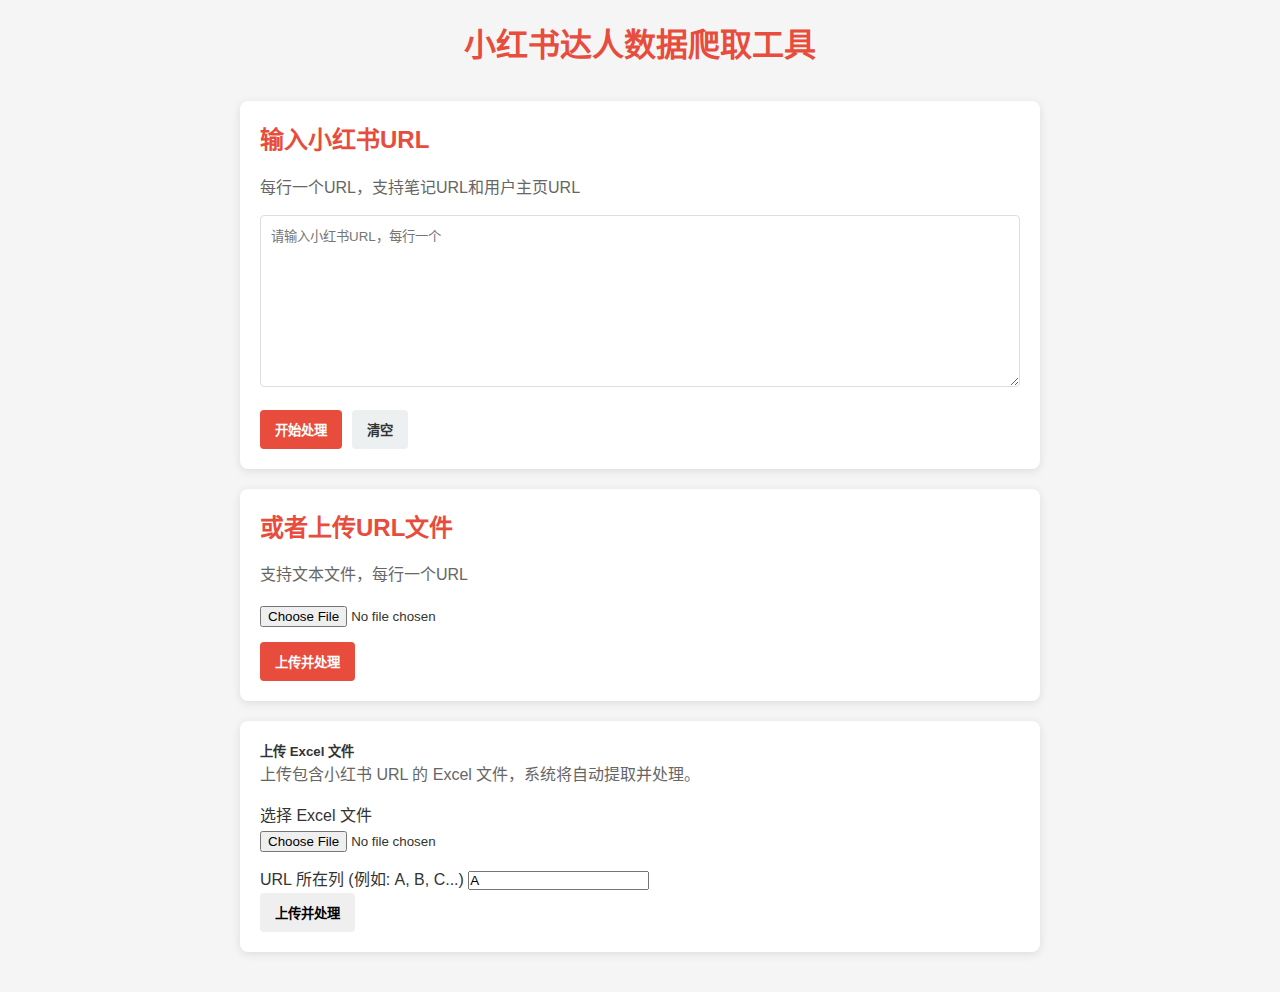
<file: redbook_app/frontend/index.html>
<!DOCTYPE html>
<html lang="zh-CN">
<head>
    <meta charset="UTF-8">
    <meta name="viewport" content="width=device-width, initial-scale=1.0">
    <title>小红书达人数据爬取工具</title>
    <link rel="stylesheet" href="styles.css">
</head>
<body>
    <div class="container">
        <h1>小红书达人数据爬取工具</h1>
        
        <div class="card">
            <h2>输入小红书URL</h2>
            <p>每行一个URL，支持笔记URL和用户主页URL</p>
            <textarea id="urls" rows="10" placeholder="请输入小红书URL，每行一个"></textarea>
            <div class="button-group">
                <button id="processBtn" class="primary-btn">开始处理</button>
                <button id="clearBtn" class="secondary-btn">清空</button>
            </div>
        </div>
        
        <div class="card">
            <h2>或者上传URL文件</h2>
            <p>支持文本文件，每行一个URL</p>
            <input type="file" id="fileUpload" accept=".txt">
            <button id="uploadBtn" class="primary-btn">上传并处理</button>
        </div>
        
        <div class="card mb-4">
            <div class="card-header">
                <h5>上传 Excel 文件</h5>
            </div>
            <div class="card-body">
                <p>上传包含小红书 URL 的 Excel 文件，系统将自动提取并处理。</p>
                <div class="mb-3">
                    <label for="excelUpload" class="form-label">选择 Excel 文件</label>
                    <input type="file" class="form-control" id="excelUpload" accept=".xlsx,.xls">
                </div>
                <div class="mb-3">
                    <label for="columnInput" class="form-label">URL 所在列 (例如: A, B, C...)</label>
                    <input type="text" class="form-control" id="columnInput" placeholder="A" value="A">
                </div>
                <button id="uploadExcelBtn" class="btn btn-primary">上传并处理</button>
            </div>
        </div>
        
        <div class="card" id="statusCard" style="display: none;">
            <h2>处理状态</h2>
            <div id="statusContainer"></div>
            <div id="downloadContainer" style="display: none;">
                <button id="downloadBtn" class="primary-btn">下载结果</button>
            </div>
        </div>
    </div>
    
    <script src="app.js"></script>
</body>
</html>
</file>
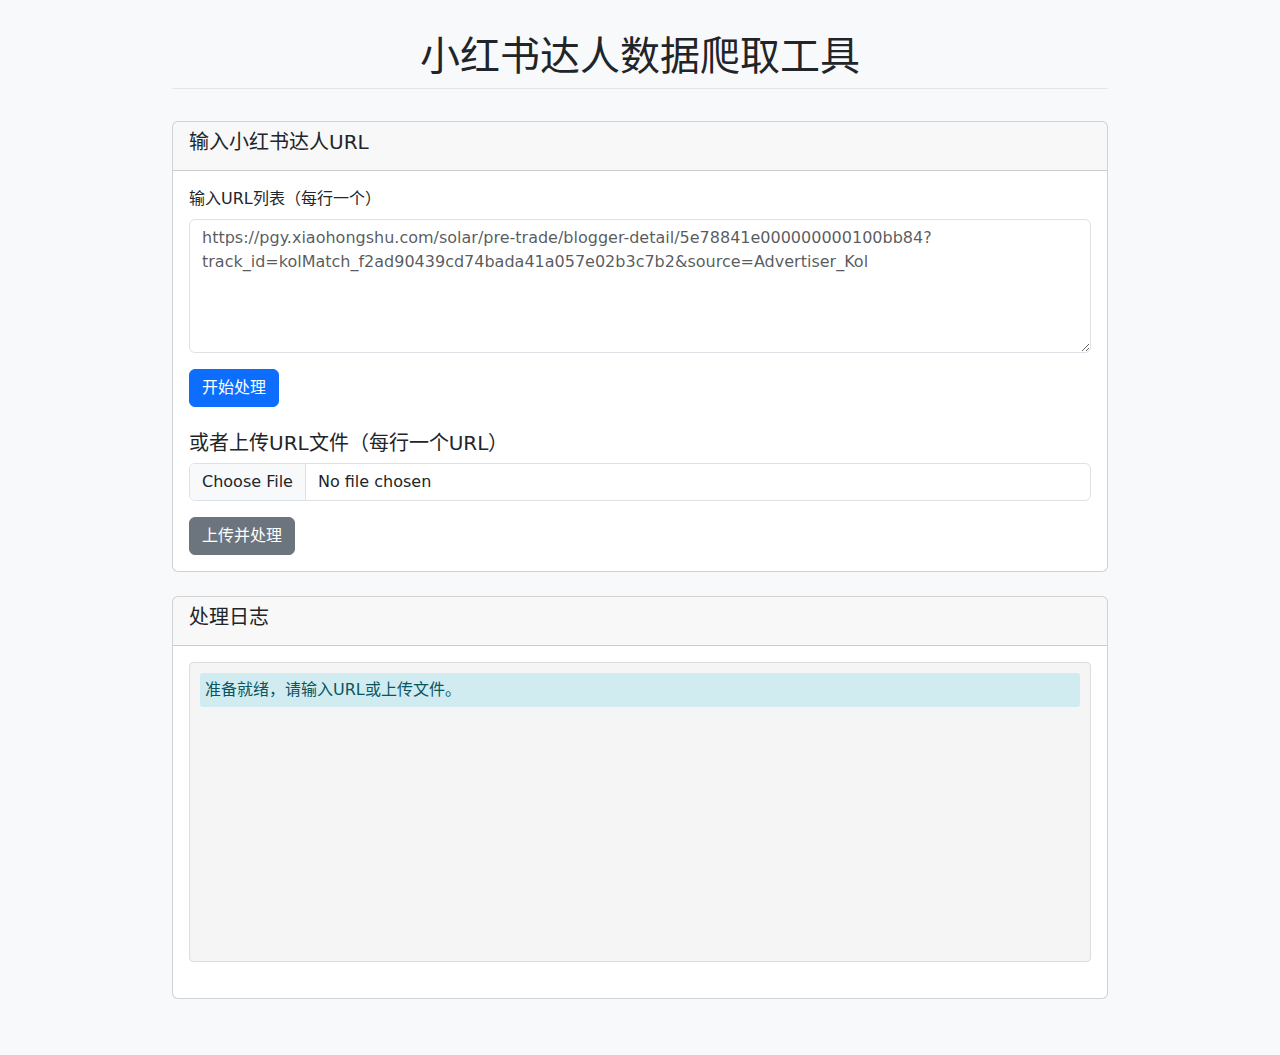
<file: redbook_app/templates/index.html>
<!DOCTYPE html>
<html lang="zh-CN">
<head>
    <meta charset="UTF-8">
    <meta name="viewport" content="width=device-width, initial-scale=1.0">
    <title>小红书达人数据爬取工具</title>
    <link href="https://cdn.jsdelivr.net/npm/bootstrap@5.3.0-alpha1/dist/css/bootstrap.min.css" rel="stylesheet">
    <style>
        body {
            padding-top: 2rem;
            padding-bottom: 2rem;
            background-color: #f8f9fa;
        }
        .container {
            max-width: 960px;
        }
        .header {
            margin-bottom: 2rem;
            border-bottom: 1px solid #e5e5e5;
        }
        .log-container {
            height: 300px;
            overflow-y: auto;
            background-color: #f5f5f5;
            border: 1px solid #ddd;
            border-radius: 4px;
            padding: 10px;
            margin-bottom: 20px;
        }
        .log-entry {
            margin-bottom: 5px;
            padding: 5px;
            border-radius: 3px;
        }
        .log-success {
            background-color: #d4edda;
            color: #155724;
        }
        .log-error {
            background-color: #f8d7da;
            color: #721c24;
        }
        .log-warning {
            background-color: #fff3cd;
            color: #856404;
        }
        .log-info {
            background-color: #d1ecf1;
            color: #0c5460;
        }
        .log-processing {
            background-color: #e2e3e5;
            color: #383d41;
        }
    </style>
</head>
<body>
    <div class="container">
        <div class="header">
            <h1 class="text-center">小红书达人数据爬取工具</h1>
        </div>
        
        <div class="row">
            <div class="col-md-12">
                <div class="card mb-4">
                    <div class="card-header">
                        <h5>输入小红书达人URL</h5>
                    </div>
                    <div class="card-body">
                        <form id="urlForm">
                            <div class="mb-3">
                                <label for="urls" class="form-label">输入URL列表（每行一个）</label>
                                <textarea class="form-control" id="urls" name="urls" rows="5" placeholder="https://pgy.xiaohongshu.com/solar/pre-trade/blogger-detail/5e78841e000000000100bb84?track_id=kolMatch_f2ad90439cd74bada41a057e02b3c7b2&source=Advertiser_Kol"></textarea>
                            </div>
                            <button type="submit" class="btn btn-primary" id="submitBtn">开始处理</button>
                        </form>
                        
                        <div class="mt-4">
                            <h5>或者上传URL文件（每行一个URL）</h5>
                            <form id="fileForm" enctype="multipart/form-data">
                                <div class="mb-3">
                                    <input class="form-control" type="file" id="fileInput" accept=".txt">
                                </div>
                                <button type="submit" class="btn btn-secondary" id="uploadBtn">上传并处理</button>
                            </form>
                        </div>
                    </div>
                </div>
                
                <div class="card mb-4">
                    <div class="card-header">
                        <h5>处理日志</h5>
                    </div>
                    <div class="card-body">
                        <div class="log-container" id="logContainer">
                            <div class="log-entry log-info">准备就绪，请输入URL或上传文件。</div>
                        </div>
                        
                        <div id="downloadContainer" style="display: none;">
                            <a id="downloadLink" href="#" class="btn btn-success">下载Excel结果</a>
                        </div>
                    </div>
                </div>
            </div>
        </div>
    </div>

    <script>
        document.addEventListener('DOMContentLoaded', function() {
            const urlForm = document.getElementById('urlForm');
            const fileForm = document.getElementById('fileForm');
            const logContainer = document.getElementById('logContainer');
            const downloadContainer = document.getElementById('downloadContainer');
            const downloadLink = document.getElementById('downloadLink');
            
            // 处理URL表单提交
            urlForm.addEventListener('submit', async function(e) {
                e.preventDefault();
                
                const urls = document.getElementById('urls').value.trim();
                if (!urls) {
                    addLogEntry('请输入至少一个URL', 'error');
                    return;
                }
                
                // 禁用按钮
                document.getElementById('submitBtn').disabled = true;
                document.getElementById('uploadBtn').disabled = true;
                
                // 清空日志
                logContainer.innerHTML = '';
                downloadContainer.style.display = 'none';
                
                addLogEntry('开始处理URL...', 'info');
                
                try {
                    const response = await fetch('/process', {
                        method: 'POST',
                        headers: {
                            'Content-Type': 'application/x-www-form-urlencoded',
                        },
                        body: new URLSearchParams({
                            'urls': urls
                        })
                    });
                    
                    const data = await response.json();
                    addLogEntry(data.message, 'info');
                    
                    // 开始轮询状态
                    pollStatus();
                } catch (error) {
                    addLogEntry(`处理出错: ${error.message}`, 'error');
                    // 启用按钮
                    document.getElementById('submitBtn').disabled = false;
                    document.getElementById('uploadBtn').disabled = false;
                }
            });
            
            // 处理文件上传
            fileForm.addEventListener('submit', async function(e) {
                e.preventDefault();
                
                const fileInput = document.getElementById('fileInput');
                if (!fileInput.files || fileInput.files.length === 0) {
                    addLogEntry('请选择文件', 'error');
                    return;
                }
                
                // 禁用按钮
                document.getElementById('submitBtn').disabled = true;
                document.getElementById('uploadBtn').disabled = true;
                
                // 清空日志
                logContainer.innerHTML = '';
                downloadContainer.style.display = 'none';
                
                addLogEntry('开始上传文件...', 'info');
                
                const formData = new FormData();
                formData.append('file', fileInput.files[0]);
                
                try {
                    const response = await fetch('/upload', {
                        method: 'POST',
                        body: formData
                    });
                    
                    const data = await response.json();
                    addLogEntry(data.message, 'info');
                    
                    // 开始轮询状态
                    pollStatus();
                } catch (error) {
                    addLogEntry(`上传出错: ${error.message}`, 'error');
                    // 启用按钮
                    document.getElementById('submitBtn').disabled = false;
                    document.getElementById('uploadBtn').disabled = false;
                }
            });
            
            // 轮询处理状态
            async function pollStatus() {
                try {
                    const response = await fetch('/status');
                    const data = await response.json();
                    
                    // 处理状态更新
                    if (data.status && data.status.length > 0) {
                        updateLogEntries(data.status);
                    }
                    
                    // 检查是否有文件可下载
                    if (data.file_path) {
                        downloadLink.href = '/download';
                        downloadContainer.style.display = 'block';
                        
                        // 停止轮询
                        // 启用按钮
                        document.getElementById('submitBtn').disabled = false;
                        document.getElementById('uploadBtn').disabled = false;
                        return;
                    }
                    
                    // 继续轮询
                    setTimeout(pollStatus, 1000);
                } catch (error) {
                    addLogEntry(`获取状态出错: ${error.message}`, 'error');
                    // 启用按钮
                    document.getElementById('submitBtn').disabled = false;
                    document.getElementById('uploadBtn').disabled = false;
                }
            }
            
            // 更新日志条目
            function updateLogEntries(entries) {
                // 获取当前日志条目数
                const currentEntries = logContainer.querySelectorAll('.log-entry').length;
                
                // 只添加新的条目
                if (entries.length > currentEntries) {
                    for (let i = currentEntries; i < entries.length; i++) {
                        addLogEntry(entries[i].message, entries[i].status);
                    }
                    
                    // 滚动到底部
                    logContainer.scrollTop = logContainer.scrollHeight;
                }
            }
            
            // 添加日志条目
            function addLogEntry(message, type) {
                const entry = document.createElement('div');
                entry.className = `log-entry log-${type}`;
                entry.textContent = message;
                logContainer.appendChild(entry);
                logContainer.scrollTop = logContainer.scrollHeight;
            }
        });
    </script>
</body>
</html>
</file>
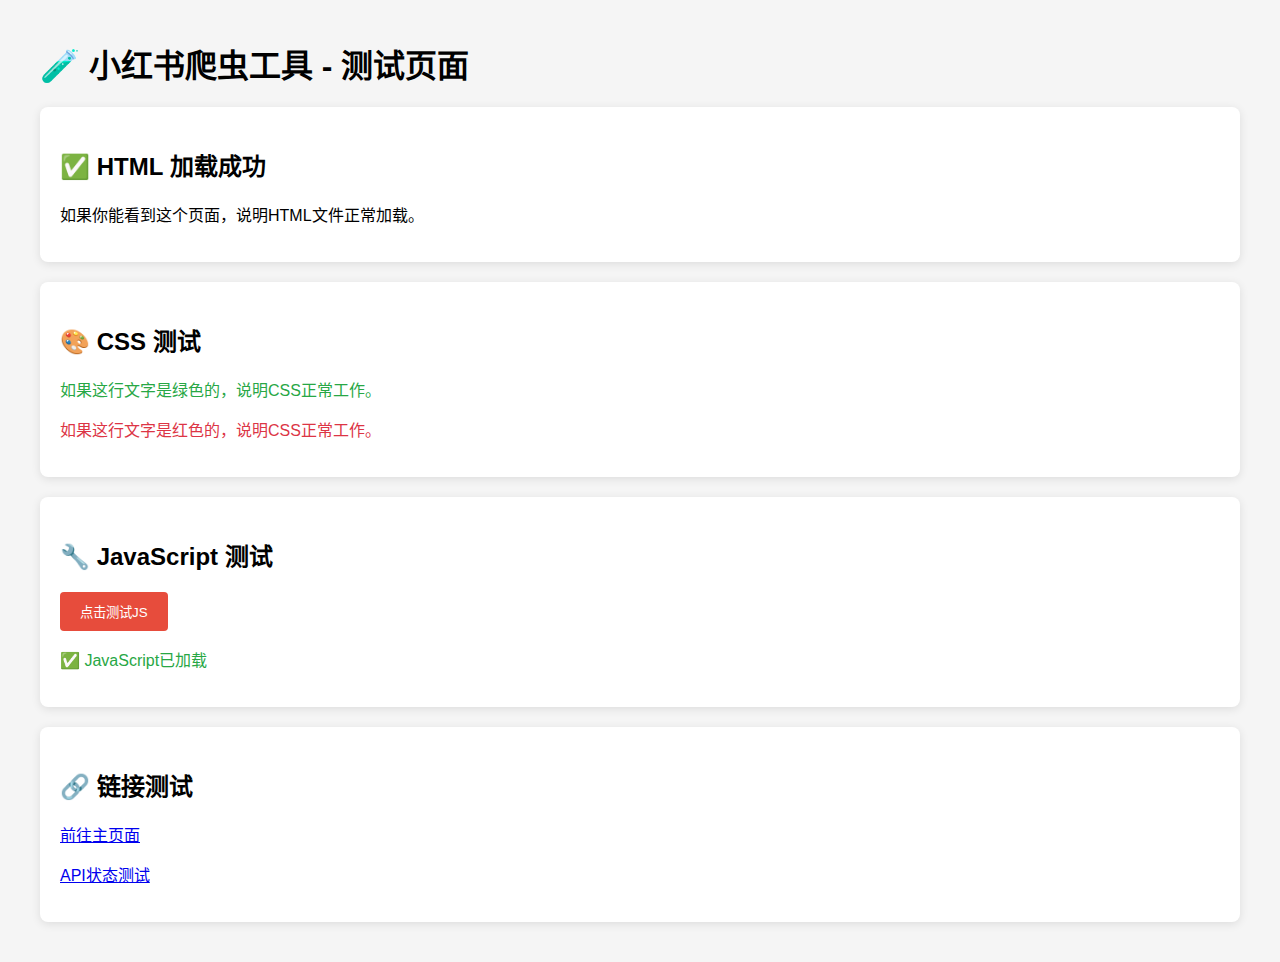
<file: redbook_app/test_page.html>
<!DOCTYPE html>
<html lang="zh-CN">
<head>
    <meta charset="UTF-8">
    <meta name="viewport" content="width=device-width, initial-scale=1.0">
    <title>测试页面</title>
    <style>
        body {
            font-family: Arial, sans-serif;
            margin: 40px;
            background-color: #f5f5f5;
        }
        .test-card {
            background: white;
            padding: 20px;
            border-radius: 8px;
            box-shadow: 0 2px 10px rgba(0,0,0,0.1);
            margin-bottom: 20px;
        }
        .success { color: #28a745; }
        .error { color: #dc3545; }
        button {
            background: #e74c3c;
            color: white;
            border: none;
            padding: 10px 20px;
            border-radius: 4px;
            cursor: pointer;
        }
    </style>
</head>
<body>
    <h1>🧪 小红书爬虫工具 - 测试页面</h1>
    
    <div class="test-card">
        <h2>✅ HTML 加载成功</h2>
        <p>如果你能看到这个页面，说明HTML文件正常加载。</p>
    </div>
    
    <div class="test-card">
        <h2>🎨 CSS 测试</h2>
        <p class="success">如果这行文字是绿色的，说明CSS正常工作。</p>
        <p class="error">如果这行文字是红色的，说明CSS正常工作。</p>
    </div>
    
    <div class="test-card">
        <h2>🔧 JavaScript 测试</h2>
        <button onclick="testJS()">点击测试JS</button>
        <p id="jsResult">等待测试...</p>
    </div>
    
    <div class="test-card">
        <h2>🔗 链接测试</h2>
        <p><a href="/frontend/index.html">前往主页面</a></p>
        <p><a href="/api/status">API状态测试</a></p>
    </div>
    
    <script>
        function testJS() {
            document.getElementById('jsResult').innerHTML = '<span class="success">✅ JavaScript工作正常！</span>';
            
            // 测试API连接
            fetch('/api/get-cookie')
                .then(response => response.json())
                .then(data => {
                    document.getElementById('jsResult').innerHTML += '<br><span class="success">✅ API连接正常！</span>';
                })
                .catch(error => {
                    document.getElementById('jsResult').innerHTML += '<br><span class="error">❌ API连接失败: ' + error.message + '</span>';
                });
        }
        
        // 页面加载时自动测试
        window.onload = function() {
            document.getElementById('jsResult').innerHTML = '<span class="success">✅ JavaScript已加载</span>';
        }
    </script>
</body>
</html>
</file>
<file: redbook_app/frontend/styles.css>
* {
    box-sizing: border-box;
    margin: 0;
    padding: 0;
}

body {
    font-family: 'Segoe UI', Tahoma, Geneva, Verdana, sans-serif;
    line-height: 1.6;
    color: #333;
    background-color: #f5f5f5;
    padding: 20px;
}

.container {
    max-width: 800px;
    margin: 0 auto;
}

h1 {
    text-align: center;
    margin-bottom: 30px;
    color: #e74c3c;
}

.card {
    background-color: white;
    border-radius: 8px;
    box-shadow: 0 2px 10px rgba(0, 0, 0, 0.1);
    padding: 20px;
    margin-bottom: 20px;
}

h2 {
    margin-bottom: 15px;
    color: #e74c3c;
}

p {
    margin-bottom: 15px;
    color: #666;
}

textarea {
    width: 100%;
    padding: 10px;
    border: 1px solid #ddd;
    border-radius: 4px;
    margin-bottom: 15px;
    font-family: inherit;
}

.button-group {
    display: flex;
    gap: 10px;
}

button {
    padding: 10px 15px;
    border: none;
    border-radius: 4px;
    cursor: pointer;
    font-weight: bold;
    transition: background-color 0.3s;
}

.primary-btn {
    background-color: #e74c3c;
    color: white;
}

.primary-btn:hover {
    background-color: #c0392b;
}

.secondary-btn {
    background-color: #ecf0f1;
    color: #333;
}

.secondary-btn:hover {
    background-color: #bdc3c7;
}

input[type="file"] {
    margin-bottom: 15px;
    width: 100%;
}

#statusContainer {
    margin-bottom: 15px;
}

.status-item {
    padding: 10px;
    margin-bottom: 10px;
    border-radius: 4px;
}

.status-info {
    background-color: #d6eaf8;
    border-left: 4px solid #3498db;
}

.status-success {
    background-color: #d5f5e3;
    border-left: 4px solid #2ecc71;
}

.status-warning {
    background-color: #fef9e7;
    border-left: 4px solid #f1c40f;
}

.status-error {
    background-color: #fadbd8;
    border-left: 4px solid #e74c3c;
}

#downloadContainer {
    text-align: center;
}
</file>
